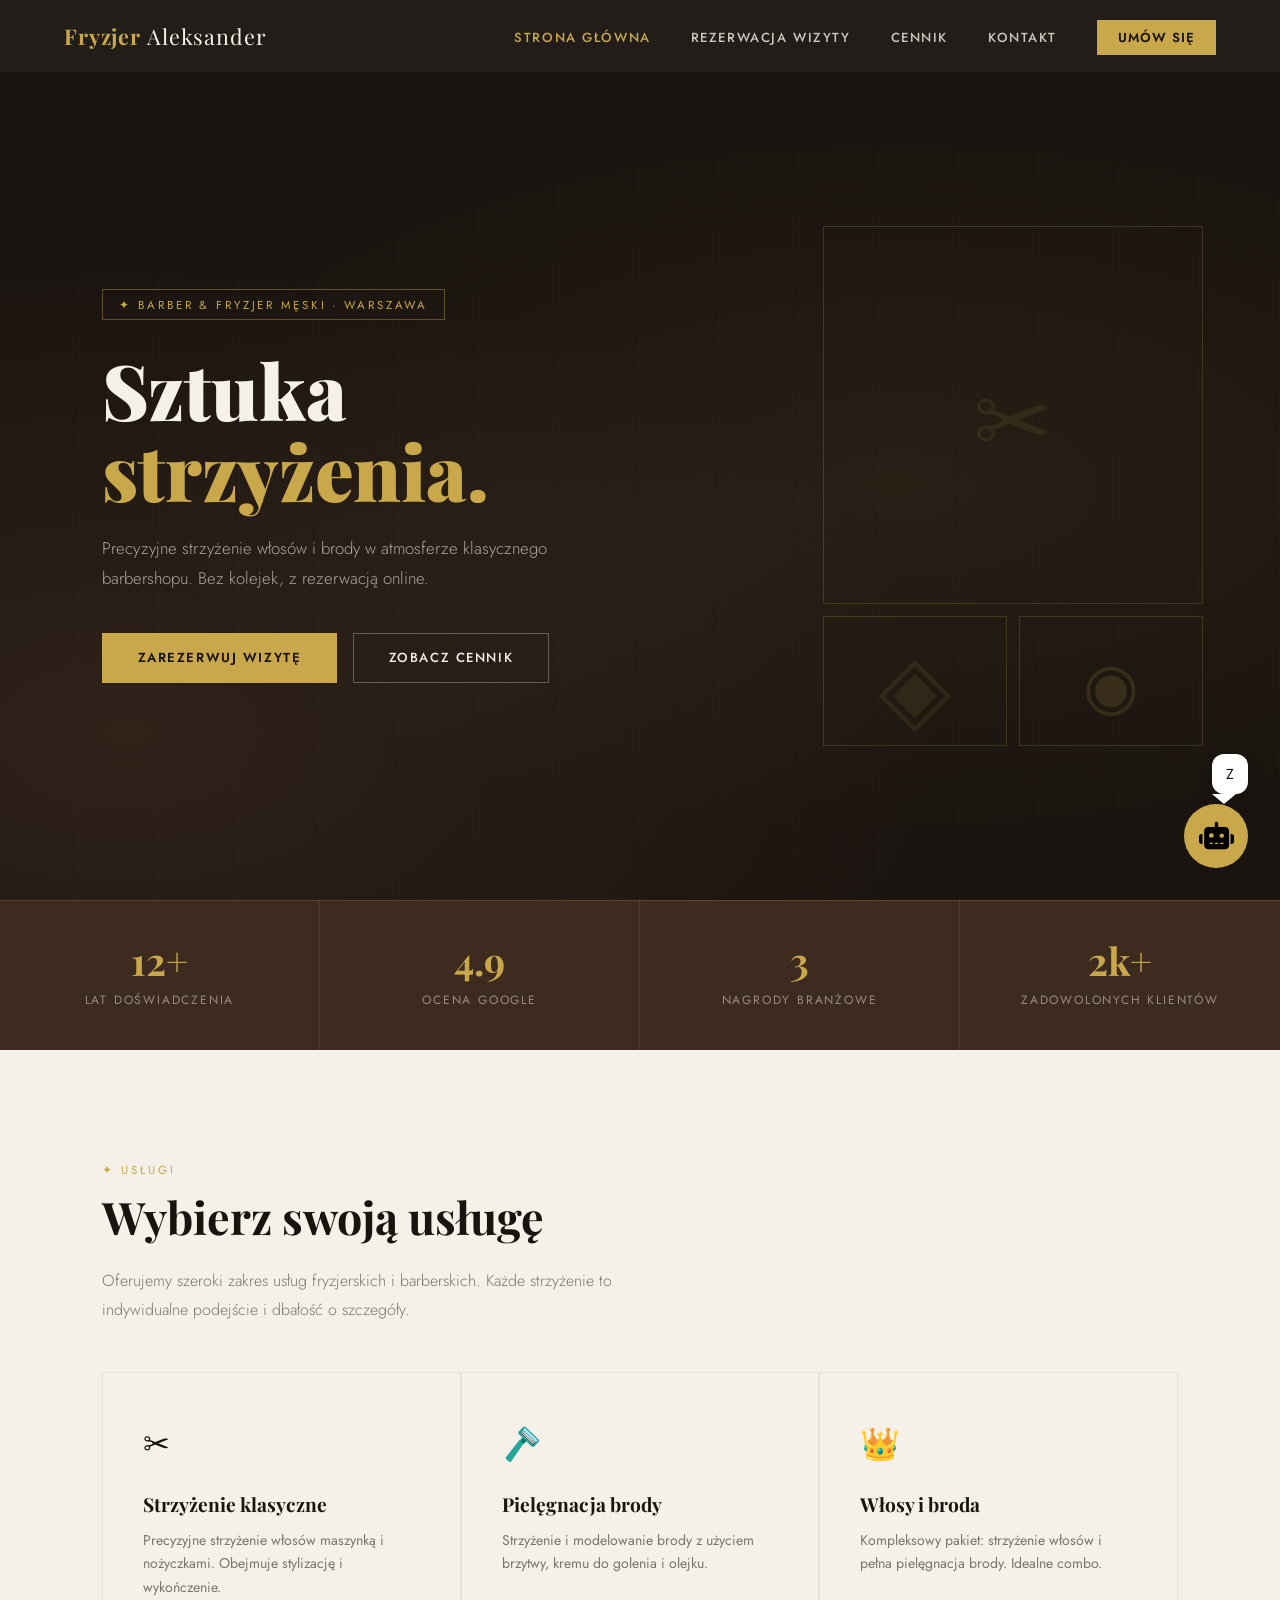
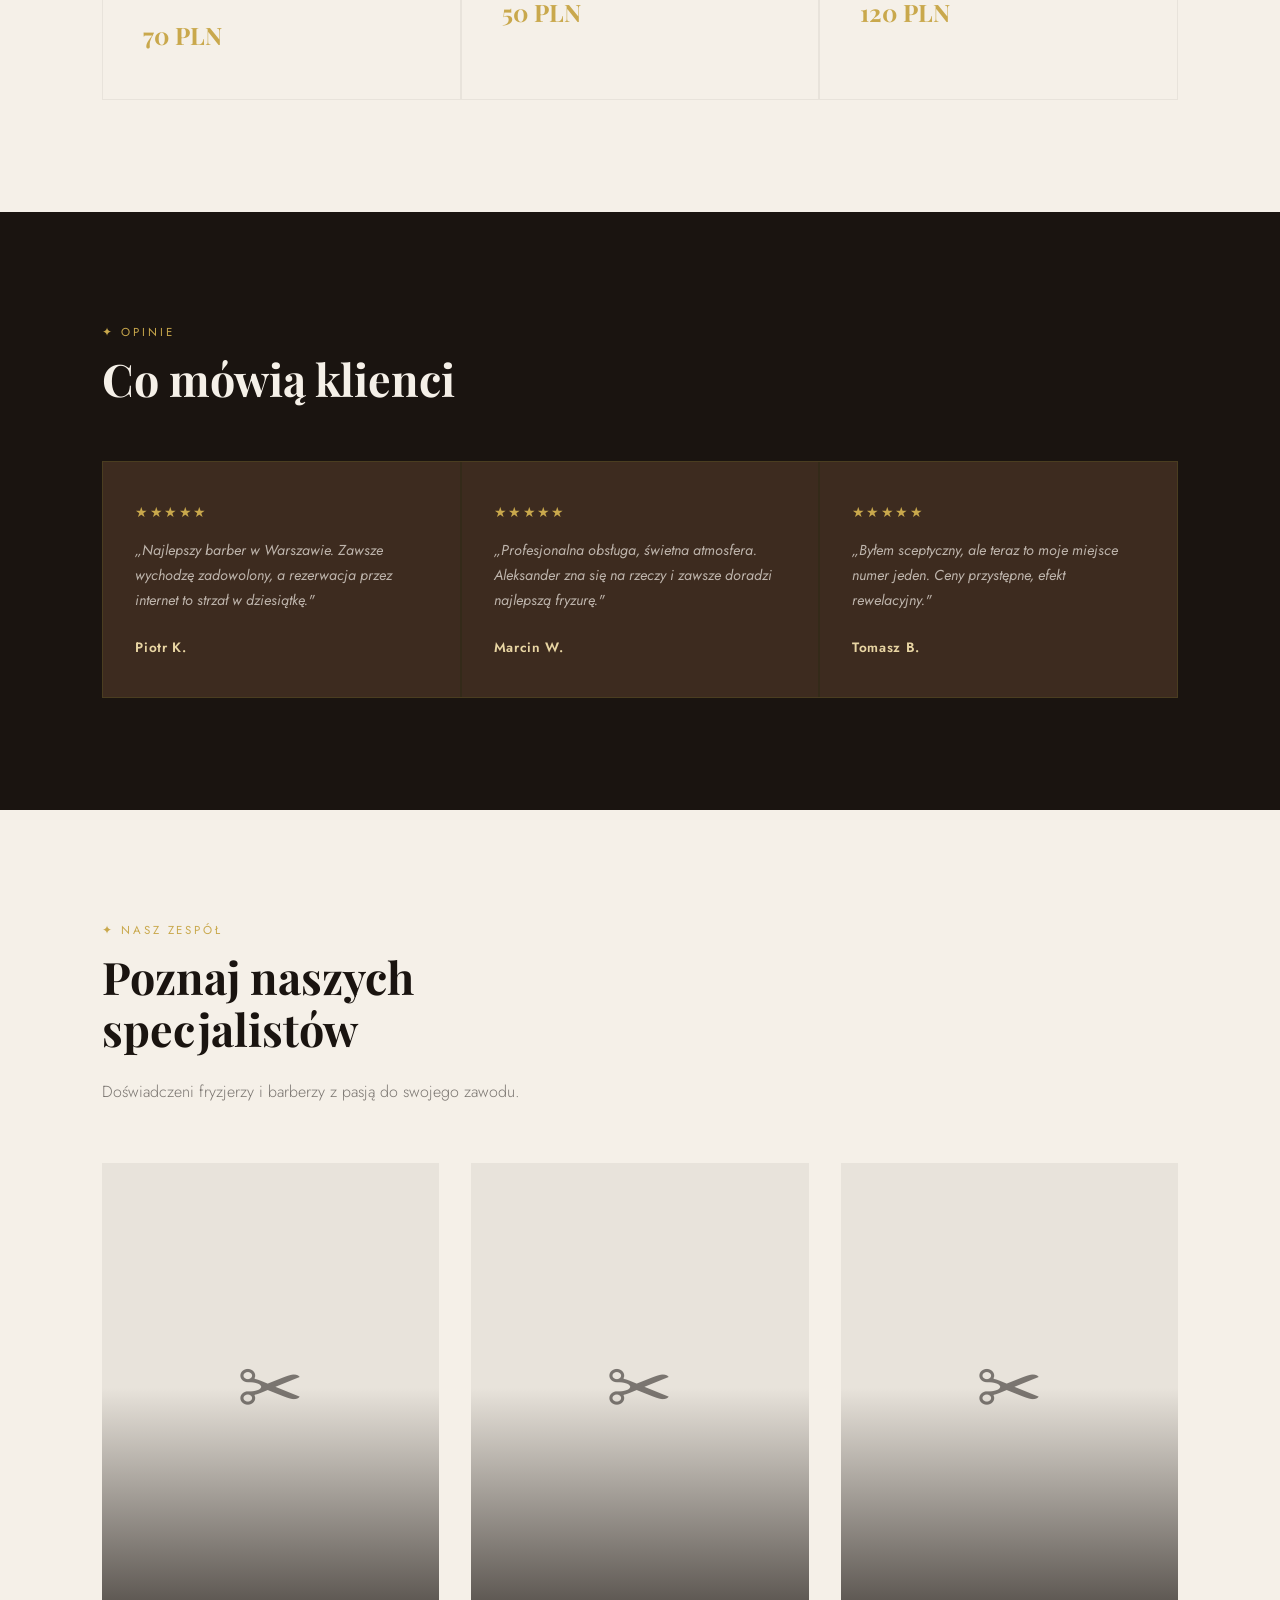
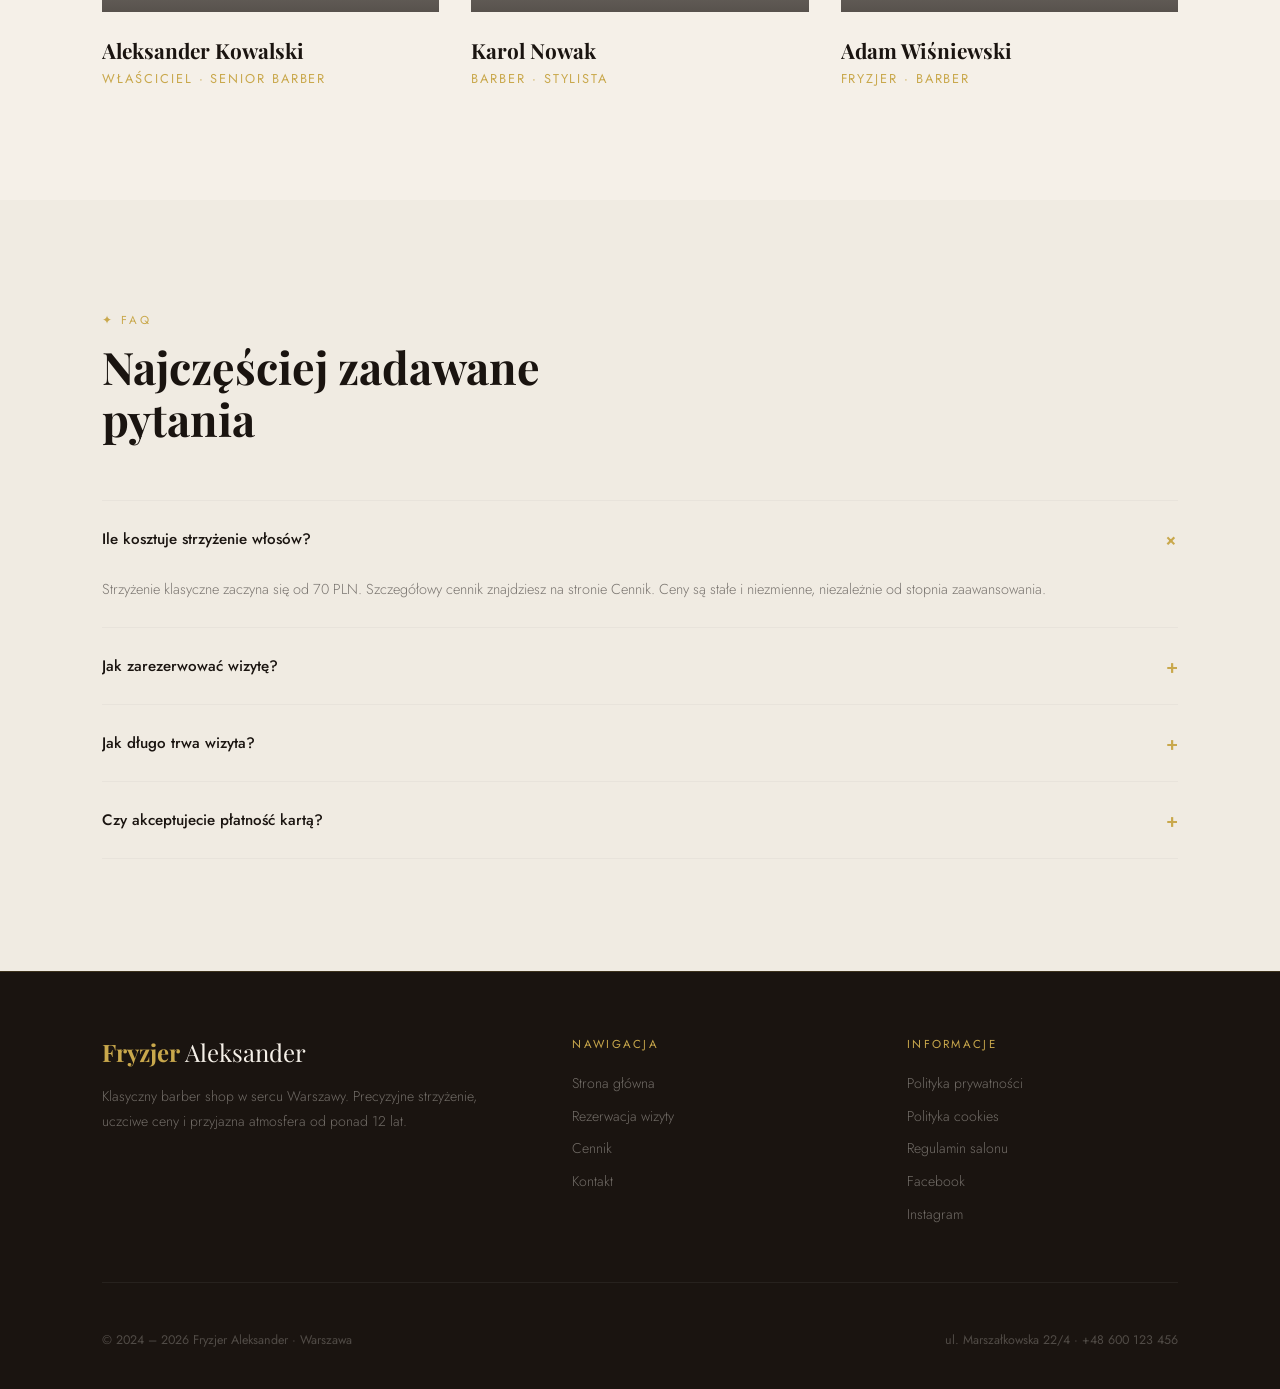
<file: frontend/index.html>
<!DOCTYPE html>
<html lang="pl">
<head>
<meta charset="UTF-8">
<meta name="viewport" content="width=device-width, initial-scale=1.0">
<title>Fryzjer Męski ALEKSANDER | Barber Warszawa</title>
<link rel="stylesheet" href="css/style.css">
<link rel="preconnect" href="https://fonts.googleapis.com">
<link href="https://fonts.googleapis.com/css2?family=Playfair+Display:wght@400;700;900&family=Jost:wght@300;400;500;600&display=swap" rel="stylesheet">
<link rel="stylesheet" href="https://cdnjs.cloudflare.com/ajax/libs/font-awesome/6.4.0/css/all.min.css">
</head>
<body>

<nav>
  <div class="nav-logo" onclick="showPage('home')">Fryzjer <span>Aleksander</span></div>
  <ul class="nav-links">
    <li><a href="#" onclick="showPage('home')" id="nav-home" class="active">Strona główna</a></li>
    <li><a href="#" onclick="showPage('rezerwacja')" id="nav-rezerwacja">Rezerwacja wizyty</a></li>
    <li><a href="#" onclick="showPage('cennik')" id="nav-cennik">Cennik</a></li>
    <li><a href="#" onclick="showPage('kontakt')" id="nav-kontakt">Kontakt</a></li>
    <li><a href="#" onclick="showPage('rezerwacja')" class="nav-cta">Umów się</a></li>
  </ul>
</nav>

<div id="page-home" class="page active">

  <section class="hero">
    <div class="hero-bg"></div>
    <div class="hero-lines"></div>
    <div class="hero-content">
      <div class="hero-tag">✦ Barber & Fryzjer Męski · Warszawa</div>
      <h1>Sztuka<em>strzyżenia.</em></h1>
      <p>Precyzyjne strzyżenie włosów i brody w atmosferze klasycznego barbershopu. Bez kolejek, z rezerwacją online.</p>
      <div class="btn-group">
        <button class="btn-gold" onclick="showPage('rezerwacja')">Zarezerwuj wizytę</button>
        <button class="btn-outline" onclick="showPage('cennik')">Zobacz cennik</button>
      </div>
    </div>
    <div class="hero-deco">
      <div class="deco-box">✂</div>
      <div class="deco-box-row">
        <div class="deco-box">◈</div>
        <div class="deco-box">◉</div>
      </div>
    </div>
  </section>

  <!-- STATS -->
  <div class="stats-strip">
    <div class="stat">
      <span class="stat-num">12+</span>
      <span class="stat-label">lat doświadczenia</span>
    </div>
    <div class="stat">
      <span class="stat-num">4.9</span>
      <span class="stat-label">ocena Google</span>
    </div>
    <div class="stat">
      <span class="stat-num">3</span>
      <span class="stat-label">nagrody branżowe</span>
    </div>
    <div class="stat">
      <span class="stat-num">2k+</span>
      <span class="stat-label">zadowolonych klientów</span>
    </div>
  </div>

  <!-- SERVICES -->
  <section class="section">
    <div class="section-tag">✦ Usługi</div>
    <h2 class="section-title">Wybierz swoją usługę</h2>
    <p class="section-lead">Oferujemy szeroki zakres usług fryzjerskich i barberskich. Każde strzyżenie to indywidualne podejście i dbałość o szczegóły.</p>

    <div class="services-grid">
      <div class="service-item">
        <div class="service-icon">✂</div>
        <div class="service-name">Strzyżenie klasyczne</div>
        <div class="service-desc">Precyzyjne strzyżenie włosów maszynką i nożyczkami. Obejmuje stylizację i wykończenie.</div>
        <div class="service-price">70 PLN</div>
      </div>
      <div class="service-item">
        <div class="service-icon">🪒</div>
        <div class="service-name">Pielęgnacja brody</div>
        <div class="service-desc">Strzyżenie i modelowanie brody z użyciem brzytwy, kremu do golenia i olejku.</div>
        <div class="service-price">50 PLN</div>
      </div>
      <div class="service-item">
        <div class="service-icon">👑</div>
        <div class="service-name">Włosy i broda</div>
        <div class="service-desc">Kompleksowy pakiet: strzyżenie włosów i pełna pielęgnacja brody. Idealne combo.</div>
        <div class="service-price">120 PLN</div>
      </div>
    </div>
  </section>

  <!-- REVIEWS -->
  <section class="reviews-section">
    <div class="section-tag" style="color: var(--gold)">✦ Opinie</div>
    <h2 class="section-title">Co mówią klienci</h2>

    <div class="reviews-grid">
      <div class="review-card">
        <div class="review-stars">★★★★★</div>
        <p class="review-text">„Najlepszy barber w Warszawie. Zawsze wychodzę zadowolony, a rezerwacja przez internet to strzał w dziesiątkę."</p>
        <div class="review-author">Piotr K.</div>
      </div>
      <div class="review-card">
        <div class="review-stars">★★★★★</div>
        <p class="review-text">„Profesjonalna obsługa, świetna atmosfera. Aleksander zna się na rzeczy i zawsze doradzi najlepszą fryzurę."</p>
        <div class="review-author">Marcin W.</div>
      </div>
      <div class="review-card">
        <div class="review-stars">★★★★★</div>
        <p class="review-text">„Byłem sceptyczny, ale teraz to moje miejsce numer jeden. Ceny przystępne, efekt rewelacyjny."</p>
        <div class="review-author">Tomasz B.</div>
      </div>
    </div>
  </section>

  <!-- TEAM -->
  <section class="section">
    <div class="section-tag">✦ Nasz Zespół</div>
    <h2 class="section-title">Poznaj naszych specjalistów</h2>
    <p class="section-lead">Doświadczeni fryzjerzy i barberzy z pasją do swojego zawodu.</p>

    <div class="team-grid">
      <div class="team-card">
        <div class="team-photo">✂</div>
        <div class="team-info">
          <div class="team-name">Aleksander Kowalski</div>
          <div class="team-role">Właściciel · Senior Barber</div>
        </div>
      </div>
      <div class="team-card">
        <div class="team-photo">✂</div>
        <div class="team-info">
          <div class="team-name">Karol Nowak</div>
          <div class="team-role">Barber · Stylista</div>
        </div>
      </div>
      <div class="team-card">
        <div class="team-photo">✂</div>
        <div class="team-info">
          <div class="team-name">Adam Wiśniewski</div>
          <div class="team-role">Fryzjer · Barber</div>
        </div>
      </div>
    </div>
  </section>

  <!-- FAQ -->
  <section class="section faq-section" style="background: #f0ebe2;">
    <div class="section-tag">✦ FAQ</div>
    <h2 class="section-title">Najczęściej zadawane pytania</h2>

    <div class="faq-list">
      <div class="faq-item open">
        <div class="faq-q" onclick="toggleFaq(this)">
          Ile kosztuje strzyżenie włosów?
          <span class="faq-arrow">+</span>
        </div>
        <div class="faq-a">Strzyżenie klasyczne zaczyna się od 70 PLN. Szczegółowy cennik znajdziesz na stronie Cennik. Ceny są stałe i niezmienne, niezależnie od stopnia zaawansowania.</div>
      </div>
      <div class="faq-item">
        <div class="faq-q" onclick="toggleFaq(this)">
          Jak zarezerwować wizytę?
          <span class="faq-arrow">+</span>
        </div>
        <div class="faq-a">Wizytę możesz zarezerwować przez formularz na stronie „Rezerwacja wizyty" lub telefonicznie pod numerem +48 600 123 456 w godzinach pracy salonu.</div>
      </div>
      <div class="faq-item">
        <div class="faq-q" onclick="toggleFaq(this)">
          Jak długo trwa wizyta?
          <span class="faq-arrow">+</span>
        </div>
        <div class="faq-a">Strzyżenie włosów trwa ok. 25 minut, pielęgnacja brody ok. 20 minut, a pakiet włosy+broda to ok. 45 minut.</div>
      </div>
      <div class="faq-item">
        <div class="faq-q" onclick="toggleFaq(this)">
          Czy akceptujecie płatność kartą?
          <span class="faq-arrow">+</span>
        </div>
        <div class="faq-a">Tak, akceptujemy płatności kartą oraz BLIK. Oczywiście płatność gotówkowa jest również możliwa.</div>
      </div>
    </div>
  </section>

</div><!-- /page-home -->


<div id="page-rezerwacja" class="page">

  <div class="booking-hero">
    <div class="section-tag">✦ Umów się</div>
    <h1>Rezerwacja wizyty</h1>
    <p>Zarezerwuj termin online i przyjdź o wyznaczonej godzinie — bez czekania, bez kolejki.</p>
  </div>

  <div class="booking-layout">
    <div class="booking-form-area">
      <div style="margin-bottom:2.5rem;">
        <div class="section-tag">✦ Formularz</div>
        <h2 class="section-title" style="font-size:1.8rem; margin-bottom:0.5rem;">Wypełnij formularz</h2>
        <p style="color:var(--gray); font-size:0.88rem; font-weight:300;">Odpiszemy lub zadzwonimy z potwierdzeniem.</p>
      </div>

      <div class="form-group">
        <label>Imię i nazwisko</label>
        <input type="text" id="input-name" placeholder="Jan Kowalski">
        <span class="error-message" id="error-name"></span>
      </div>
      <div class="form-row">
        <div class="form-group">
          <label>Telefon</label>
          <input type="tel" id="input-phone" placeholder="+48 600 000 000">
          <span class="error-message" id="error-phone"></span>
        </div>
      </div>
      <div class="form-group">
        <label>Usługa</label>
        <select id="select-service" onChange="loadFreeTerms()">
          <option value="">— Wybierz usługę —</option>
        </select>
        <span class="error-message" id="error-service"></span>
      </div>
      <div class="form-group">
        <label>Fryzjer</label>
        <select id="select-hairdresser" onChange="loadFreeTerms()">
          <option value="">— Dowolny fryzjer —</option>
        </select>
      </div>
      <div class="form-row">
        <div class="form-group">
          <label>Preferowana data</label>
          <input type="date" id="input-date" onChange="loadFreeTerms()">
          <span class="error-message" id="error-date"></span>
        </div>
        <div class="form-group">
          <label>Preferowana godzina</label>
          <select id="select-time">
            <option>08:00</option><option>08:30</option>
            <option>09:00</option><option>09:30</option>
            <option>10:00</option><option>10:30</option>
            <option>11:00</option><option>11:30</option>
            <option>12:00</option><option>12:30</option>
            <option>13:00</option><option>13:30</option>
            <option>14:00</option><option>14:30</option>
            <option>15:00</option><option>15:30</option>
            <option>16:00</option><option>16:30</option>
            <option>17:00</option><option>17:30</option>
            <option>18:00</option><option>18:30</option>
          </select>
        </div>
      </div>
      <div class="form-group">
        <label>Uwagi (opcjonalnie)</label>
        <textarea id="input-notes" placeholder="Dodatkowe informacje, np. preferowany styl..."></textarea>
      </div>
      <button class="form-submit" onclick="sendBooking()">Wyślij prośbę o rezerwację</button>
      <div id="api-error" class="error-message" style="display: none"></div>
      <div id="booking-message"></div>
    </div>

    <div class="booking-info-area">
      <div class="info-block">
        <div class="info-block-title">Dane kontaktowe</div>
        <p style="font-size:0.85rem; color:var(--gray); line-height:1.7; font-weight:300; margin-bottom:1rem;">
          Wolisz zadzwonić? Chętnie umówimy Cię telefonicznie.
        </p>
        <a href="tel:48600123456" class="phone-link">+48 600 123 456</a>
        <p style="font-size:0.82rem; color:var(--gray); font-weight:300;">ul. Marszałkowska 22/4, 00-001 Warszawa</p>
      </div>

      <div class="info-block">
        <div class="info-block-title">Godziny otwarcia</div>
        <table class="hours-table">
          <tr><td>Poniedziałek</td><td>08:00 – 20:00</td></tr>
          <tr><td>Wtorek</td><td>08:00 – 20:00</td></tr>
          <tr><td>Środa</td><td>08:00 – 20:00</td></tr>
          <tr><td>Czwartek</td><td>08:00 – 20:00</td></tr>
          <tr><td>Piątek</td><td>08:00 – 20:00</td></tr>
          <tr><td>Sobota</td><td>09:00 – 15:00</td></tr>
          <tr class="closed"><td>Niedziela</td><td>Nieczynne</td></tr>
        </table>
      </div>

      <div class="info-block">
        <div class="info-block-title">Ważne informacje</div>
        <ul style="list-style:none; font-size:0.85rem; color:var(--gray); line-height:2; font-weight:300;">
          <li>✦ Rezerwacja obowiązkowa</li>
          <li>✦ Przyjmujemy płatność kartą i BLIK</li>
          <li>✦ Proszę przyjść 5 min przed wizytą</li>
          <li>✦ Odwołanie do 2h przed terminem</li>
        </ul>
      </div>
    </div>
  </div>

</div>

<div id="page-cennik" class="page">

  <div class="price-hero">
    <div class="section-tag">✦ Cennik</div>
    <h1>Przejrzyste ceny</h1>
    <p>Stałe i uczciwe ceny za wszystkie usługi. Bez niespodzianek przy kasie.</p>
  </div>

  <div class="price-section">
    <div class="price-category">
      <div class="price-category-title">Strzyżenie włosów</div>
      <div class="price-category-divider"></div>
      <table class="price-table">
        <tr>
          <td>
            Strzyżenie klasyczne
            <span class="price-sub">Maszynką i nożyczkami · ok. 25 min</span>
          </td>
          <td>70 PLN</td>
        </tr>
      </table>
    </div>

    <div class="price-category">
      <div class="price-category-title">Pielęgnacja brody</div>
      <div class="price-category-divider"></div>
      <table class="price-table">
        <tr>
          <td>
            Strzyżenie i stylizacja brody
            <span class="price-sub">Maszynką i nożyczkami · ok. 20 min</span>
          </td>
          <td>50 PLN</td>
        </tr>
      </table>
    </div>

    <div class="price-category">
      <div class="price-category-title">Pakiet</div>
      <div class="price-category-divider"></div>
      <table class="price-table">
        <tr>
          <td>
            Włosy + Broda
            <span class="price-sub">Strzyżenie klasyczne + pielęgnacja brody · ok. 45 min</span>
          </td>
          <td>120 PLN</td>
        </tr>
      </table>
    </div>

  </div>

  <div class="price-cta">
    <h2>Gotowy na zmianę?</h2>
    <p>Zarezerwuj wizytę już teraz — bez czekania w kolejce.</p>
    <button class="btn-gold" onclick="showPage('rezerwacja')">Zarezerwuj wizytę</button>
  </div>

</div>


<div id="page-kontakt" class="page">

  <div class="contact-hero">
    <div class="section-tag">✦ Znajdź nas</div>
    <h1>Kontakt</h1>
    <p>Zapraszamy do kontaktu telefonicznego lub przez formularz. Chętnie odpowiemy na wszystkie pytania.</p>
  </div>

  <div class="contact-layout">
    <div class="contact-info-panel">

      <div class="contact-detail">
        <div class="contact-detail-label">Adres</div>
        <div class="contact-detail-value">
          <strong>ul. Marszałkowska 22/4</strong><br>
          00-001 Warszawa<br>
          <small style="color:var(--gray); font-size:0.82rem;">Wejście od ulicy Widok, II piętro</small>
        </div>
      </div>

      <div class="contact-detail">
        <div class="contact-detail-label">Telefon</div>
        <div class="contact-detail-value">
          <a href="tel:48600123456"><strong>+48 600 123 456</strong></a>
        </div>
      </div>

      <div class="contact-detail">
        <div class="contact-detail-label">E-mail</div>
        <div class="contact-detail-value">
          <a href="mailto:kontakt@fryzjeraleksander.pl">kontakt@fryzjeraleksander.pl</a>
        </div>
      </div>

      <div class="contact-detail">
        <div class="contact-detail-label">Godziny otwarcia</div>
        <div class="contact-detail-value">
          Pn – Pt: 08:00 – 20:00<br>
          Sobota: 09:00 – 15:00<br>
          <span style="color:var(--gray); font-size:0.85rem;">Niedziela: nieczynne</span>
        </div>
      </div>

      <div class="contact-detail">
        <div class="contact-detail-label">Social media</div>
        <div class="contact-detail-value">
          <a href="#">Facebook</a> &nbsp;·&nbsp; <a href="#">Instagram</a>
        </div>
      </div>

    </div>

    <div class="contact-map-panel">
      <div class="contact-map-mock">
        📍
        <span>Mapa dojazdu</span>
        <small style="font-size:0.72rem; color:#8a857d;">ul. Marszałkowska 22/4, Warszawa</small>
      </div>
    </div>
  </div>

  <div class="contact-form-section">
    <div class="section-tag">✦ Napisz do nas</div>
    <h2 class="section-title">Formularz kontaktowy</h2>
    <div style="display:grid; grid-template-columns: 1fr 1fr; gap:1rem; margin-bottom:1.8rem;">
      <div class="form-group" style="margin:0">
        <label>Imię i nazwisko</label>
        <input type="text" placeholder="Jan Kowalski">
      </div>
      <div class="form-group" style="margin:0">
        <label>Telefon / E-mail</label>
        <input type="text" placeholder="+48 600 000 000">
      </div>
    </div>
    <div class="form-group">
      <label>Temat</label>
      <input type="text" placeholder="Pytanie o cennik / Rezerwacja / Inne">
    </div>
    <div class="form-group">
      <label>Wiadomość</label>
      <textarea placeholder="Opisz, jak możemy pomóc..."></textarea>
    </div>
    <button class="btn-gold" onclick="alert('Wiadomość wysłana! Odpiszemy wkrótce.')">Wyślij wiadomość</button>
  </div>

</div><!-- /page-kontakt -->

<div class="chat-bubble">
  <span id="chat-bubble-message"></span>
</div>

<button class="chat-toggle" id="chat-toggle">
  <i class="fas fa-robot"></i>
</button>

<div id="chat-widget" class="chat-widget">
  <div class="chat-header">
      <div class="chat-header-info">
          <div class="chat-avatar">
              <i class="fas fa-robot"></i>
          </div>
          <div class="chat-title">
              <h4>Asystent recepcjonista</h4>
              <div class="chat-status">
                  <span class="status-dot online"></span>
                  <span>Online</span>
              </div>
          </div>
      </div>
      <div class="chat-header-actions">
          <button id="chat-close" class="chat-action-btn">
              <i class="fas fa-times"></i>
          </button>
      </div>
  </div>

  <div id="chat-messages" class="chat-messages">

  </div>

  <div class="chat-input-container">
      <form id="chat-form" class="chat-form">
          <input
              type="text"
              id="chat-input"
              class="chat-input"
              placeholder="Wpisz wiadomość..."
          />
          <button type="submit" class="chat-send-btn">
              <i class="fas fa-paper-plane"></i>
          </button>
      </form>
  </div>
</div>

<footer>
  <div class="footer-grid">
    <div>
      <div class="footer-brand">Fryzjer <span>Aleksander</span></div>
      <p class="footer-desc">Klasyczny barber shop w sercu Warszawy. Precyzyjne strzyżenie, uczciwe ceny i przyjazna atmosfera od ponad 12 lat.</p>
    </div>
    <div>
      <div class="footer-col-title">Nawigacja</div>
      <ul class="footer-links">
        <li><a onclick="showPage('home')">Strona główna</a></li>
        <li><a onclick="showPage('rezerwacja')">Rezerwacja wizyty</a></li>
        <li><a onclick="showPage('cennik')">Cennik</a></li>
        <li><a onclick="showPage('kontakt')">Kontakt</a></li>
      </ul>
    </div>
    <div>
      <div class="footer-col-title">Informacje</div>
      <ul class="footer-links">
        <li><a href="#">Polityka prywatności</a></li>
        <li><a href="#">Polityka cookies</a></li>
        <li><a href="#">Regulamin salonu</a></li>
        <li><a href="#">Facebook</a></li>
        <li><a href="#">Instagram</a></li>
      </ul>
    </div>
  </div>
  <div class="footer-bottom">
    <span>© 2024 – 2026 Fryzjer Aleksander · Warszawa</span>
    <span>ul. Marszałkowska 22/4 · +48 600 123 456</span>
  </div>
</footer>


<script>
  function showPage(id) {
    document.querySelectorAll('.page').forEach(p => p.classList.remove('active'));
    document.querySelectorAll('.nav-links a').forEach(a => a.classList.remove('active'));

    const page = document.getElementById('page-' + id);
    if (page) {
      page.classList.add('active');
      window.scrollTo({ top: 0, behavior: 'smooth' });
    }

    const navLink = document.getElementById('nav-' + id);
    if (navLink) navLink.classList.add('active');

    return false;
  }

  function toggleFaq(el) {
    const item = el.parentElement;
    item.classList.toggle('open');
  }
</script>
<script src="js/config.js"></script>
<script src="js/validation.js"></script>
<script src="js/booking.js"></script>
<script src="js/chatbot.js"></script>
</body>
</html>
</file>
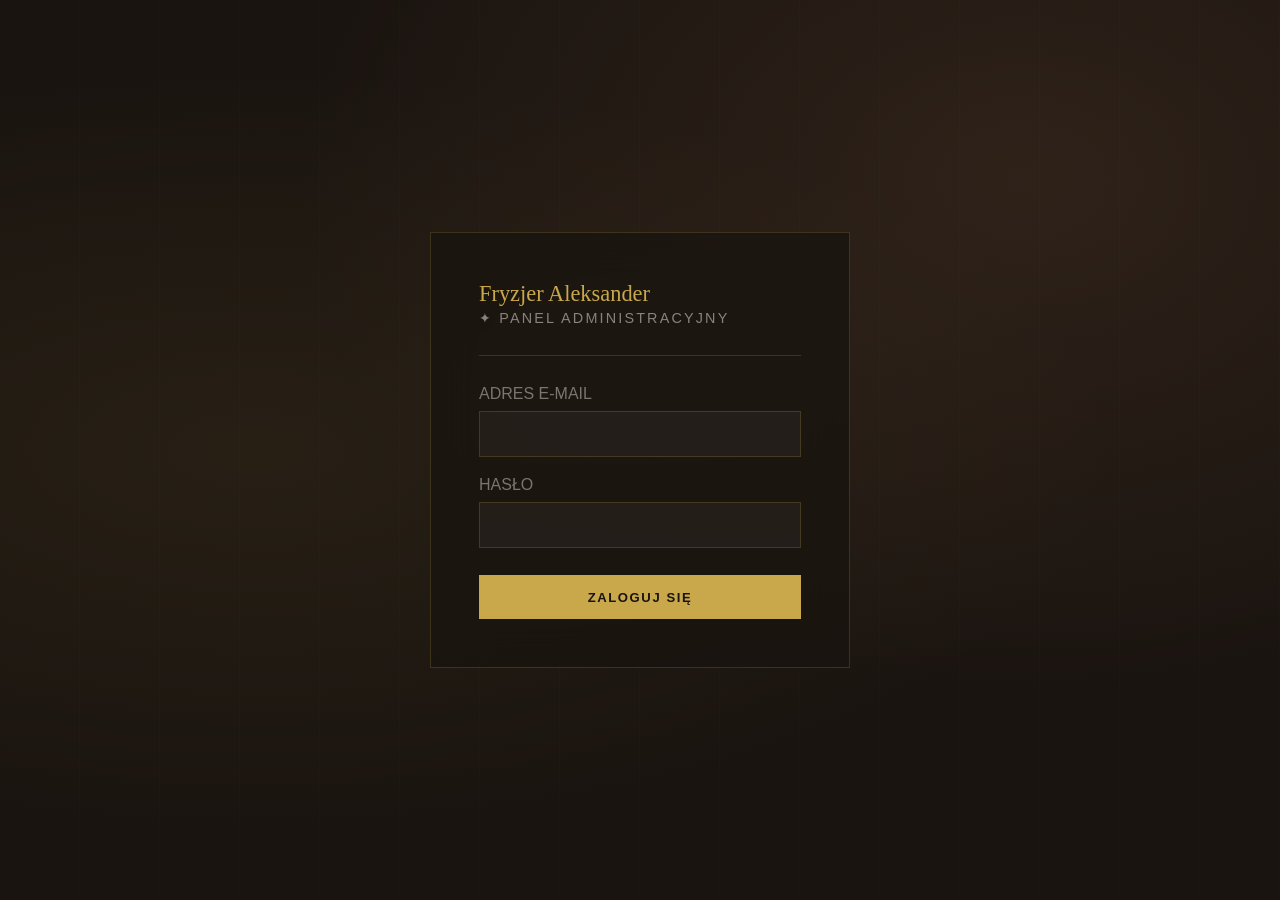
<file: frontend/admin.html>
<!DOCTYPE html>
<html lang="pl">
<head>
<meta charset="UTF-8">
<meta name="viewport" content="width=device-width, initial-scale=1.0">
<title>Panel Admina - Fryzjer Aleksander</title>
<link rel="stylesheet" href="css/admin.css">
</head>

<body>
<div id="login-page">
    <div class="lines"></div>
    <div class="login-box">
      <div class="login-logo">
        Fryzjer Aleksander
        <span>✦ Panel Administracyjny</span>
      </div>
      <div class="login-divider"></div>
      <label class="login-label">Adres e-mail</label>
      <input type="email" id="login-email" class="login-input">
      <label class="login-label">Hasło</label>
      <input type="password" id="login-password" class="login-input">
      <button class="login-btn" onClick="login()">Zaloguj się</button>
      <div class="login-error" id="login-error">Nieprawidłowy email lub hasło</div>
    </div>
</div>

<div id="dashboard">
  <aside class="sidebar">
    <div class="sidebar-brand">
      <div class="sidebar-brand-name">Fryzjer Aleksander</div>
      <div class="sidebar-brand-subname">Panel administracyjny</div>
    </div>

    <nav class="sidebar-nav">
      <div class="navigation-section-title">Główne</div>
      <div class="navigation-item active" onClick="showAdminPage('reservations')">
        <span class="navigation-icon">📋</span> Rezerwacje
      </div>
      <div class="navigation-item" onClick="showAdminPage('hairdressers')">
        <span class="navigation-icon">✂️</span> Fryzjerzy
      </div>
    </nav>

    <div class="sidebar-footer">
      <div class="admin-info">
        <div>
          <div class="admin-name" id="admin-name-display">Admin</div>
          <div class="admin-role">Administrator</div>
        </div>
      </div>
      <button class="logout-btn" onClick="handleLogout()">Wyloguj się</button>
    </div>
  </aside>

  <main class="main">
    <div class="topbar">
      <div class="topbar-title" id="topbar-title">Rezerwacje</div>
      <div class="topbar-date" id="topbar-date"></div>
    </div>

    <div class="page active" id="page-reservations">
      <div class="section-header">
        <div class="section-title">Lista rezerwacji</div>
        <div class="filters">
          <select class="filter-select" id="filter-status" onChange="filterReservations()">
            <option value="">Wszystkie statusy</option>
            <option value="scheduled">Oczekujące</option>
            <option value="confirmed">Potwierdzone</option>
            <option value="cancelled">Anulowane</option>
          </select>
        </div>
      </div>

      <div class="table-wrap">
        <table>
          <thead>
            <tr>
              <th>#</th>
              <th>Klient</th>
              <th>Telefon</th>
              <th>Fryzjer</th>
              <th>Usługa</th>
              <th>Data i godzina</th>
              <th>Uwagi</th>
              <th>Status</th>
              <th>Akcje</th>
            </tr>
          </thead>
          <tbody id="reservations-tbody">
            <tr>
              <td colspan="9">
                <div class="empty-state">
                  <div class="empty-state-icon">📋</div>
                  <div class="empty-state-text">Ładowanie rezerwacji...</div>
                </div>
              </td>
            </tr>
        </tbody>
        </table>
      </div>
    </div>

    <div class="page" id="page-hairdressers">
      <div class="section-header">
        <div class="section-title">Fryzjerzy</div>
        <button class="btn btn-gold" onClick="openAddHairdresser()">+ Dodaj fryzjera</button>
      </div>

      <div class="table-wrap">
        <table>
          <thead>
            <tr>
              <th>#</th>
              <th>Imię</th>
              <th>Specjalizacja</th>
              <th>Status</th>
              <th>Akcje</th>
            </tr>
          </thead>
          <tbody id="hairdressers-tbody">
            <tr>
              <td colspan="5">
                <div class="empty-state">
                  <div class="empty-state-icon">✂️</div>
                  <div class="empty-state-text">Ładowanie fryzjerów...</div>
                </div>
              </td>
            </tr>
          </tbody>
        </table>
      </div>
    </div>
  </main>
</div>

<div class="modal fade" id="modal-add-hairdresser" tabindex="-1">
  <div class="modal-dialog">
    <div class="modal-content">
      <div class="modal-header">
        <h5 class="modal-title">Dodaj fryzjera</h5>
        <button type="button" data-bs-dismiss="modal">x</button>
      </div>
      <div class="modal-body">
        <div class="form-group">
          <label class="form-label">Imię</label>
          <input type="text" id="new-hairdresser-name" class="form-input">
          <span class="error-message" id="add-hairdresser-name-error"></span>
        </div>
        <div class="form-group">
          <label class="form-label">Specjalizacja</label>
          <input type="text" id="new-hairdresser-specialization" class="form-input">
        </div>
      </div>
      <div class="modal-footer">
        <button class="btn btn-outline" data-bs-dismiss="modal">Anuluj</button>
        <button class="btn btn-gold" onclick="addHairdresser()">Dodaj</button>
      </div>
      <div class="error-message" id="error-add-hairdresser-general"></div>
    </div>
  </div>
</div>

<div class="modal fade" id="modal-change-status" tabindex="-1">
  <div class="modal-dialog">
    <div class="modal-content">
      <div class="modal-header">
        <h5 class="modal-title">Zmień status rezerwacji</h5>
        <button type="button" data-bs-dismiss="modal">x</button>
      </div>
      <div class="modal-body">
        <input type="hidden" id="status-booking">
        <div class="form-group">
          <label class="form-label">Nowy status</label>
          <select id="new-status" class="form-input">
            <option value="scheduled">Oczekująca</option>
            <option value="confirmed">Potwierdzona</option>
            <option value="cancelled">Anulowana</option>
          </select>
        </div>
      </div>
      <div class="modal-footer">
        <button class="btn btn-outline" data-bs-dismiss="modal">Anuluj</button>
        <button class="btn btn-gold" onclick="changeStatus()">Zapisz</button>
      </div>
    </div>
  </div>
</div>

<div class="modal fade" id="confirmation-barber-delete" tabindex="-1"> 
  <div class="modal-dialog">
    <div class="modal-content">
      <div class="modal-header">
        <button type="button" data-bs-dismiss="modal">x</button>
      </div>
      <div class="modal-body">
        <p>Czy na pewno chcesz usunąć tego fryzjera?</p>
      </div>
      <div class="modal-footer">
        <button class="btn btn-outline" data-bs-dismiss="modal">Anuluj</button>
        <button class="btn btn-danger" onclick="confirmDeleteHairdresser()">Usuń</button>
      </div>
    </div>
  </div>
</div>
<script src="js/config.js"></script>
<script src="js/validation.js"></script>
<script src="https://cdn.jsdelivr.net/npm/bootstrap@5.3.0/dist/js/bootstrap.bundle.min.js"></script>
<script src="js/admin.js"></script>
</body>
</html>
</file>
<file: frontend/css/style.css>
:root {
  --cream: #f5f0e8;
  --dark: #1a1410;
  --gold: #c9a84c;
  --gold-light: #e8d5a3;
  --bark: #3d2b1f;
  --gray: #7a7570;
  --light-gray: #e8e3db;
  --radius: 12px
}

* { margin: 0; padding: 0; box-sizing: border-box; }

body {
  font-family: 'Jost', sans-serif;
  background: var(--cream);
  color: var(--dark);
  overflow-x: hidden;
}

/* ─── NAV ─── */
nav {
  position: fixed;
  top: 0; left: 0; right: 0;
  z-index: 100;
  display: flex;
  justify-content: space-between;
  align-items: center;
  padding: 0 5vw;
  height: 72px;
  background: rgba(26, 20, 16, 0.96);
  backdrop-filter: blur(8px);
}

.nav-logo {
  font-family: 'Playfair Display', serif;
  font-size: 1.35rem;
  font-weight: 700;
  color: var(--gold);
  letter-spacing: 0.04em;
  cursor: pointer;
}
.nav-logo span { color: var(--cream); font-weight: 400; }

.nav-links {
  display: flex;
  gap: 2.5rem;
  list-style: none;
}

.nav-links a {
  color: var(--cream);
  text-decoration: none;
  font-size: 0.82rem;
  font-weight: 500;
  letter-spacing: 0.12em;
  text-transform: uppercase;
  opacity: 0.8;
  transition: opacity 0.2s, color 0.2s;
  cursor: pointer;
}

.nav-links a:hover, .nav-links a.active { opacity: 1; color: var(--gold); }

.nav-cta {
  background: var(--gold);
  color: var(--dark) !important;
  padding: 0.5rem 1.3rem;
  opacity: 1 !important;
  font-weight: 600 !important;
  letter-spacing: 0.08em !important;
  transition: background 0.2s !important;
}
.nav-cta:hover { background: var(--gold-light) !important; }

/* ─── PAGES ─── */
.page { display: none; padding-top: 72px; min-height: 100vh; }
.page.active { display: block; }

/* ─── PAGE: HOME ─── */
.hero {
  position: relative;
  min-height: calc(100vh - 72px);
  display: flex;
  align-items: center;
  overflow: hidden;
  background: var(--dark);
}

.hero-bg {
  position: absolute;
  inset: 0;
  background: 
    radial-gradient(ellipse at 70% 50%, rgba(201,168,76,0.08) 0%, transparent 60%),
    radial-gradient(ellipse at 10% 80%, rgba(61,43,31,0.6) 0%, transparent 50%);
}

.hero-lines {
  position: absolute;
  inset: 0;
  background-image: repeating-linear-gradient(
    90deg,
    transparent,
    transparent 79px,
    rgba(255,255,255,0.03) 80px
  );
}

.hero-content {
  position: relative;
  z-index: 2;
  padding: 0 8vw;
  max-width: 680px;
  animation: fadeUp 0.9s ease both;
}

.hero-tag {
  display: inline-block;
  font-size: 0.72rem;
  letter-spacing: 0.25em;
  text-transform: uppercase;
  color: var(--gold);
  border: 1px solid rgba(201,168,76,0.4);
  padding: 0.4rem 1rem;
  margin-bottom: 1.8rem;
}

.hero h1 {
  font-family: 'Playfair Display', serif;
  font-size: clamp(3rem, 6vw, 5.5rem);
  font-weight: 900;
  line-height: 1.05;
  color: var(--cream);
  margin-bottom: 1.5rem;
}

.hero h1 em { color: var(--gold); font-style: normal; display: block; }

.hero p {
  font-size: 1.05rem;
  line-height: 1.75;
  color: rgba(245,240,232,0.65);
  margin-bottom: 2.5rem;
  font-weight: 300;
  max-width: 460px;
}

.btn-group { display: flex; gap: 1rem; flex-wrap: wrap; }

.btn-gold {
  display: inline-block;
  padding: 0.9rem 2.2rem;
  background: var(--gold);
  color: var(--dark);
  font-family: 'Jost', sans-serif;
  font-size: 0.82rem;
  font-weight: 600;
  letter-spacing: 0.12em;
  text-transform: uppercase;
  border: none;
  cursor: pointer;
  transition: transform 0.2s, background 0.2s;
  text-decoration: none;
}
.btn-gold:hover { background: var(--gold-light); transform: translateY(-2px); }

.btn-outline {
  display: inline-block;
  padding: 0.9rem 2.2rem;
  background: transparent;
  color: var(--cream);
  font-family: 'Jost', sans-serif;
  font-size: 0.82rem;
  font-weight: 500;
  letter-spacing: 0.12em;
  text-transform: uppercase;
  border: 1px solid rgba(245,240,232,0.3);
  cursor: pointer;
  transition: border-color 0.2s, color 0.2s;
  text-decoration: none;
}
.btn-outline:hover { border-color: var(--gold); color: var(--gold); }

/* hero deco */
.hero-deco {
  position: absolute;
  right: 6vw;
  top: 50%;
  transform: translateY(-50%);
  width: 380px;
  height: 520px;
  display: flex;
  flex-direction: column;
  gap: 12px;
  opacity: 0.9;
  animation: fadeIn 1.2s 0.4s ease both;
}

.deco-box {
  flex: 1;
  border: 1px solid rgba(201,168,76,0.2);
  display: flex;
  align-items: center;
  justify-content: center;
  font-family: 'Playfair Display', serif;
  font-size: 4rem;
  color: rgba(201,168,76,0.15);
}

.deco-box:nth-child(1) { flex: 1.6; font-size: 6rem; color: rgba(201,168,76,0.1); }
.deco-box-row { display: flex; gap: 12px; }
.deco-box-row .deco-box { flex: 1; }

/* stats strip */
.stats-strip {
  background: var(--bark);
  display: grid;
  grid-template-columns: repeat(4, 1fr);
  border-top: 1px solid rgba(201,168,76,0.2);
}

.stat {
  padding: 2.5rem 2rem;
  border-right: 1px solid rgba(201,168,76,0.15);
  text-align: center;
}

.stat:last-child { border-right: none; }

.stat-num {
  font-family: 'Playfair Display', serif;
  font-size: 2.4rem;
  font-weight: 700;
  color: var(--gold);
  display: block;
  line-height: 1;
  margin-bottom: 0.5rem;
}

.stat-label {
  font-size: 0.75rem;
  letter-spacing: 0.15em;
  text-transform: uppercase;
  color: rgba(245,240,232,0.5);
}

/* sections */
.section {
  padding: 7rem 8vw;
}

.section-tag {
  font-size: 0.72rem;
  letter-spacing: 0.25em;
  text-transform: uppercase;
  color: var(--gold);
  margin-bottom: 0.8rem;
}

.section-title {
  font-family: 'Playfair Display', serif;
  font-size: clamp(2rem, 3.5vw, 3rem);
  font-weight: 700;
  line-height: 1.15;
  color: var(--dark);
  margin-bottom: 1.5rem;
  max-width: 550px;
}

.section-lead {
  font-size: 1rem;
  line-height: 1.8;
  color: var(--gray);
  max-width: 580px;
  font-weight: 300;
  margin-bottom: 3rem;
}

/* services home */
.services-grid {
  display: grid;
  grid-template-columns: repeat(3, 1fr);
  gap: 1.5px;
  background: var(--light-gray);
  border: 1.5px solid var(--light-gray);
}

.service-item {
  background: var(--cream);
  padding: 3rem 2.5rem;
  position: relative;
  overflow: hidden;
  transition: background 0.25s;
}

.service-item::before {
  content: '';
  position: absolute;
  top: 0; left: 0;
  width: 3px; height: 0;
  background: var(--gold);
  transition: height 0.3s;
}

.service-item:hover::before { height: 100%; }
.service-item:hover { background: #f9f5ee; }

.service-icon {
  font-size: 2rem;
  margin-bottom: 1.5rem;
}

.service-name {
  font-family: 'Playfair Display', serif;
  font-size: 1.2rem;
  font-weight: 700;
  margin-bottom: 0.7rem;
}

.service-desc {
  font-size: 0.88rem;
  color: var(--gray);
  line-height: 1.7;
  margin-bottom: 1.2rem;
}

.service-price {
  font-family: 'Playfair Display', serif;
  font-size: 1.5rem;
  font-weight: 700;
  color: var(--gold);
}

/* reviews */
.reviews-section {
  background: var(--dark);
  padding: 7rem 8vw;
}

.reviews-section .section-title { color: var(--cream); }

.reviews-grid {
  display: grid;
  grid-template-columns: repeat(3, 1fr);
  gap: 1.5px;
  background: rgba(201,168,76,0.15);
  border: 1.5px solid rgba(201,168,76,0.15);
  margin-top: 3.5rem;
}

.review-card {
  background: var(--bark);
  padding: 2.5rem 2rem;
}

.review-stars {
  color: var(--gold);
  font-size: 0.9rem;
  letter-spacing: 0.1em;
  margin-bottom: 1rem;
}

.review-text {
  font-size: 0.9rem;
  line-height: 1.75;
  color: rgba(245,240,232,0.7);
  font-style: italic;
  margin-bottom: 1.5rem;
}

.review-author {
  font-weight: 600;
  font-size: 0.85rem;
  color: var(--gold-light);
  letter-spacing: 0.05em;
}

/* team */
.team-grid {
  display: grid;
  grid-template-columns: repeat(3, 1fr);
  gap: 2rem;
  margin-top: 3.5rem;
}

.team-card {
  position: relative;
  overflow: hidden;
}

.team-photo {
  width: 100%;
  aspect-ratio: 3/4;
  background: var(--light-gray);
  display: flex;
  align-items: center;
  justify-content: center;
  font-size: 5rem;
  color: var(--gray);
  position: relative;
  overflow: hidden;
}

.team-photo::after {
  content: '';
  position: absolute;
  inset: 0;
  background: linear-gradient(to top, rgba(26,20,16,0.7) 0%, transparent 50%);
}

.team-info {
  padding: 1.5rem 0 0;
}

.team-name {
  font-family: 'Playfair Display', serif;
  font-size: 1.3rem;
  font-weight: 700;
  margin-bottom: 0.3rem;
}

.team-role {
  font-size: 0.8rem;
  letter-spacing: 0.15em;
  text-transform: uppercase;
  color: var(--gold);
}

/* faq */
.faq-section { background: var(--cream); }

.faq-list { margin-top: 3.5rem; border-top: 1px solid var(--light-gray); }

.faq-item {
  border-bottom: 1px solid var(--light-gray);
  overflow: hidden;
}

.faq-q {
  display: flex;
  justify-content: space-between;
  align-items: center;
  padding: 1.5rem 0;
  cursor: pointer;
  font-weight: 500;
  font-size: 0.95rem;
  user-select: none;
  transition: color 0.2s;
}

.faq-q:hover { color: var(--gold); }

.faq-arrow {
  font-size: 1.2rem;
  color: var(--gold);
  transition: transform 0.3s;
  flex-shrink: 0;
}

.faq-item.open .faq-arrow { transform: rotate(45deg); }

.faq-a {
  max-height: 0;
  overflow: hidden;
  transition: max-height 0.4s ease, padding 0.3s;
  font-size: 0.9rem;
  line-height: 1.8;
  color: var(--gray);
  font-weight: 300;
}

.faq-item.open .faq-a { max-height: 200px; padding-bottom: 1.5rem; }

/* ─── PAGE: REZERWACJA ─── */
.booking-hero {
  background: var(--dark);
  padding: 6rem 8vw 5rem;
  position: relative;
  overflow: hidden;
}

.booking-hero::before {
  content: 'REZERWACJA';
  position: absolute;
  right: -1rem;
  bottom: -2rem;
  font-family: 'Playfair Display', serif;
  font-size: 9rem;
  font-weight: 900;
  color: rgba(255,255,255,0.03);
  white-space: nowrap;
  pointer-events: none;
}

.booking-hero h1 {
  font-family: 'Playfair Display', serif;
  font-size: clamp(2.2rem, 4vw, 3.5rem);
  font-weight: 700;
  color: var(--cream);
  margin-bottom: 1rem;
}

.booking-hero p {
  color: rgba(245,240,232,0.6);
  font-size: 1rem;
  font-weight: 300;
  max-width: 480px;
  line-height: 1.75;
}

.booking-layout {
  display: grid;
  grid-template-columns: 1fr 1fr;
  gap: 0;
  min-height: 70vh;
}

.booking-form-area {
  padding: 5rem 6vw 5rem 8vw;
  background: var(--cream);
}

.error-message {
  color: red !important;
  font-size: 0.8rem;
  display: none;
  margin-top: 2px;
}

.error-message.visible {
  display: block;
}

.booking-info-area {
  padding: 5rem 8vw 5rem 4vw;
  background: var(--light-gray);
  border-left: 1.5px solid #ddd8cf;
}

.form-group {
  margin-bottom: 1.8rem;
}

.form-group label {
  display: block;
  font-size: 0.75rem;
  letter-spacing: 0.15em;
  text-transform: uppercase;
  color: var(--gray);
  margin-bottom: 0.6rem;
  font-weight: 500;
}

.form-group input,
.form-group select,
.form-group textarea {
  width: 100%;
  padding: 0.85rem 1rem;
  background: transparent;
  border: 1px solid #ccc5b9;
  color: var(--dark);
  font-family: 'Jost', sans-serif;
  font-size: 0.95rem;
  font-weight: 300;
  outline: none;
  transition: border-color 0.2s;
  -webkit-appearance: none;
}

.form-group input:focus,
.form-group select:focus,
.form-group textarea:focus {
  border-color: var(--gold);
}

.form-group textarea { resize: vertical; min-height: 120px; }

.form-row { display: grid; grid-template-columns: 1fr 1fr; gap: 1rem; }

.form-submit {
  width: 100%;
  padding: 1rem;
  background: var(--dark);
  color: var(--gold);
  font-family: 'Jost', sans-serif;
  font-size: 0.82rem;
  font-weight: 600;
  letter-spacing: 0.15em;
  text-transform: uppercase;
  border: none;
  cursor: pointer;
  transition: background 0.2s;
}

.form-submit:hover { background: var(--bark); }

#booking-message {
  padding: 1rem 1.2rem;
  font-size: 0.88rem;
  margin-top: 1rem;
  display: none;
  border-radius: 4px;
}

#booking-message.success {
  color: #2d6a4f;
  border: 1px solid rgba(76, 175, 125, 0.4);
  background: rgba(76, 175, 125, 0.08)
}

#booking-message.success::before {
  content: "✓ ";
  font-weight: 700
}

#booking-message.error::before {
  content: "✕ ";
  font-weight: 700;
}

.info-block { margin-bottom: 3rem; }

.info-block-title {
  font-family: 'Playfair Display', serif;
  font-size: 1.1rem;
  font-weight: 700;
  color: var(--dark);
  margin-bottom: 1.2rem;
  padding-bottom: 0.8rem;
  border-bottom: 1px solid var(--light-gray);
}

.hours-table { width: 100%; border-collapse: collapse; }

.hours-table tr td {
  padding: 0.55rem 0;
  font-size: 0.88rem;
  color: var(--gray);
  font-weight: 300;
  border-bottom: 1px solid rgba(0,0,0,0.05);
}

.hours-table tr td:last-child { text-align: right; font-weight: 500; color: var(--dark); }

.hours-table tr.closed td { color: rgba(122,117,112,0.5); }
.hours-table tr.closed td:last-child { color: rgba(122,117,112,0.5); }

/* phone link */
.phone-link {
  font-family: 'Playfair Display', serif;
  font-size: 1.4rem;
  color: var(--gold);
  font-weight: 700;
  text-decoration: none;
  display: block;
  margin-bottom: 0.5rem;
}

/* ─── PAGE: CENNIK ─── */
.price-hero {
  background: var(--dark);
  padding: 6rem 8vw 5rem;
  position: relative;
  overflow: hidden;
}

.price-hero::before {
  content: 'CENNIK';
  position: absolute;
  right: -1rem;
  bottom: -2rem;
  font-family: 'Playfair Display', serif;
  font-size: 10rem;
  font-weight: 900;
  color: rgba(255,255,255,0.03);
  pointer-events: none;
}

.price-hero h1 {
  font-family: 'Playfair Display', serif;
  font-size: clamp(2.2rem, 4vw, 3.5rem);
  font-weight: 700;
  color: var(--cream);
  margin-bottom: 1rem;
}

.price-hero p {
  color: rgba(245,240,232,0.6);
  font-size: 1rem;
  font-weight: 300;
  line-height: 1.75;
}

.price-section { padding: 6rem 8vw; }

.price-category { margin-bottom: 4rem; }

.price-category-title {
  font-family: 'Playfair Display', serif;
  font-size: 1.5rem;
  font-weight: 700;
  color: var(--dark);
  margin-bottom: 0.5rem;
}

.price-category-divider {
  height: 2px;
  background: linear-gradient(to right, var(--gold), transparent);
  margin-bottom: 1.5rem;
  width: 100px;
}

.price-table { width: 100%; border-collapse: collapse; }

.price-table tr {
  border-bottom: 1px solid var(--light-gray);
  transition: background 0.15s;
}

.price-table tr:last-child { border-bottom: 2px solid var(--gold); }
.price-table tr:hover { background: #f0ebe2; }

.price-table td {
  padding: 1.1rem 0;
  font-size: 0.95rem;
  color: var(--dark);
  vertical-align: middle;
}

.price-table td:last-child {
  text-align: right;
  font-family: 'Playfair Display', serif;
  font-size: 1.2rem;
  font-weight: 700;
  color: var(--gold);
}

.price-table .price-sub {
  font-size: 0.8rem;
  color: var(--gray);
  display: block;
  font-family: 'Jost', sans-serif;
  font-weight: 300;
}

.price-cta {
  background: var(--bark);
  padding: 6rem 8vw;
  text-align: center;
}

.price-cta h2 {
  font-family: 'Playfair Display', serif;
  font-size: 2.5rem;
  font-weight: 700;
  color: var(--cream);
  margin-bottom: 1rem;
}

.price-cta p {
  color: rgba(245,240,232,0.55);
  margin-bottom: 2.5rem;
  font-weight: 300;
  font-size: 1rem;
}

/* ─── PAGE: KONTAKT ─── */
.contact-hero {
  background: var(--dark);
  padding: 6rem 8vw 5rem;
  position: relative;
  overflow: hidden;
}

.contact-hero::before {
  content: 'KONTAKT';
  position: absolute;
  right: -1rem;
  bottom: -2rem;
  font-family: 'Playfair Display', serif;
  font-size: 10rem;
  font-weight: 900;
  color: rgba(255,255,255,0.03);
  pointer-events: none;
}

.contact-hero h1 {
  font-family: 'Playfair Display', serif;
  font-size: clamp(2.2rem, 4vw, 3.5rem);
  font-weight: 700;
  color: var(--cream);
  margin-bottom: 1rem;
}

.contact-hero p {
  color: rgba(245,240,232,0.6);
  font-size: 1rem;
  font-weight: 300;
  line-height: 1.75;
}

.contact-layout {
  display: grid;
  grid-template-columns: 1fr 1.4fr;
  gap: 0;
}

.contact-info-panel {
  padding: 5rem 5vw 5rem 8vw;
  background: var(--cream);
}

.contact-map-panel {
  background: var(--light-gray);
}

.contact-map-mock {
  width: 100%;
  height: 100%;
  min-height: 500px;
  background: #d8d3c9;
  display: flex;
  align-items: center;
  justify-content: center;
  flex-direction: column;
  gap: 1rem;
  color: var(--gray);
  font-size: 2.5rem;
}

.contact-map-mock span {
  font-size: 0.85rem;
  letter-spacing: 0.1em;
  text-transform: uppercase;
  font-family: 'Jost', sans-serif;
}

.contact-detail {
  margin-bottom: 2.8rem;
}

.contact-detail-label {
  font-size: 0.72rem;
  letter-spacing: 0.2em;
  text-transform: uppercase;
  color: var(--gold);
  margin-bottom: 0.6rem;
}

.contact-detail-value {
  font-size: 1rem;
  color: var(--dark);
  line-height: 1.6;
  font-weight: 300;
}

.contact-detail-value strong { font-weight: 600; }

.contact-detail-value a {
  color: var(--dark);
  text-decoration: none;
  border-bottom: 1px solid var(--gold);
  transition: color 0.2s;
}

.contact-detail-value a:hover { color: var(--gold); }

.contact-form-section { padding: 6rem 8vw; background: var(--cream); }

.contact-form-section .section-title { margin-bottom: 2.5rem; }

/* ─── CHATBOT ─── */
.chat-toggle {
  position: fixed;
  z-index: 1000;
  border: none;
  background: var(--gold);
  display: flex;
  align-items: center;
  justify-content: center;
  bottom: 2rem;
  width: 64px;
  height: 64px;
  border-radius: 50%;
  transition: background 1s;
  right: 2rem
}
.chat-toggle:hover {
  background: var(--gold-light);
  cursor: pointer;
}

button i {
  font-size: 1.75rem;
}

.chat-toggle.hidden {
  display: none;
} 

.chat-widget {
  position: fixed;
  z-index: 1001;
  bottom: 2rem;
  right: 2rem;
  opacity: 0;
  width: 400px;
  max-width: calc(100vw - 2rem);
  height: 600px;
  max-height: calc(100vh - 100px);
  background: white;
  transform: scale(0) translateY(10px);
  transition: all 1s;
  display: flex;
  flex-direction: column;
  border-radius: 15px;
}
.chat-widget.open {
  transform: scale(1) translateY(0);
  opacity: 1;
}

.chat-header {
  background: linear-gradient(135deg, var(--gold) 0%, var(--gold-light) 100%);
  padding: 1rem;
  display: flex;
  justify-content: space-between;
  align-items: center;
  border-top-right-radius: var(--radius);
  border-top-left-radius: var(--radius);
}

.chat-header-info {
  display: flex;
  align-items: center;
  gap: 0.75rem
}

.chat-avatar {
  width: 44px;
  height: 44px;
  background: var(--cream);
  border-radius: 50%;
  display: flex;
  align-items: center;
  justify-content: center;
  font-size: 1.25rem;
}

.chat-status {
  font-size: 0.8rem;
  opacity: 0.9;
  display: flex;
  align-items: center;
  gap: 0.5rem;
}

.status-dot {
  width: 8px;
  height: 8px;
  border-radius: 50%
}

.status-dot.online {
  background: #22c55e;
  animation: blink 2s infinite
}

.chat-header-actions {
  display: flex;
  gap: 0.5rem
}

.chat-action-btn {
  width: 36px;
  height: 36px;
  background: rgba(255, 255, 255, 0.1);
  border: none;
  border-radius: var(--radius);
  color: white;
  cursor: pointer;
  transition: all 0.3s ease;
  display: flex;
  align-items: center;
  justify-content: center;
}

.chat-action-btn:hover {
  background: rgba(255, 255, 255, 0.2)
}

.chat-messages {
  flex: 1;
  overflow-y: auto;
  padding: 1rem;
  display: flex;
  flex-direction: column;
  gap: 1rem;
  background: #f8fafc
}

.message {
  max-width: 85%;
  animation: messageSlide 0.3s ease;
}

.message.user-message {
  align-self: flex-end
}

.message.assistant-message {
  align-self: flex-start
}

.message-content {
  padding: 0.75rem 1rem;
  border-radius: var(--radius);
  font-size: 0.95rem;
  line-height: 1.5
}

.user-message .message-content {
  background: linear-gradient(135deg, var(--gold) 0%, var(--gold-light) 100%);
  border-bottom-right-radius: 4px;
}

.assistant-message .message-content {
  background: white;
  border-bottom-left-radius: 4px;
  box-shadow: 0 4px 6px -1px rgba(0, 0, 0, 0.1);
}

.chat-input-container {
  padding: 1rem;
  background: white;
  border-top: 1px solid #e2e8f0
}

.chat-form {
  display: flex;
  gap: 0.75rem
}

.chat-input {
  flex: 1;
  padding: 0.75rem 1rem;
  border: 2px solid #e2e8f0;
  border-radius: var(--radius);
  font-size: 1rem;
  transition: all 0.3s ease;
  font-family: inherit
}

.typing-indicator {
  display: flex;
  gap: 0.25rem;
  padding: 1 rem;
  background: white;
  border-radius: var(--radius);
  border-bottom-left-radius: 4px;
  box-shadow: 0 4px 6px -1px rgba(0, 0, 0, 0.1);
  width: fit-content
}

.typing-indicator span {
  width: 8px;
  height: 8px;
  background: #64748b;
  border-radius: 50%;
  animation: typing 1.4s infinite;
}

.chat-input:focus {
  outline: none;
  border-color: var(--gold);
}

.chat-send-btn {
  width: 44px;
  height: 44px;
  background: linear-gradient(135deg, var(--gold) 0%, var(--gold-light) 100%);
  border: none;
  border-radius: var(--radius);
  font-size: 1.1rem;
  cursor: pointer;
  transition: all 0.3s ease;
  display: flex;
  align-items: center;
  justify-content: center;
}

.chat-send-btn:hover:not(:disabled) {
  transform: scale(1.05);
}

.chat-send-btn:disabled {
  opacity: 0.5;
  cursor: not-allowed;
}

.chat-bubble {
  position: fixed;
  bottom: 106px;
  right: 2rem;
  background: white;
  padding: 10px 14px;
  border-radius: 12px;
  font-size: 0.9rem;
  box-shadow: 0 6px 15px rgba(0, 0, 0, 0.15);
  z-index: 1000;
  max-width: 200px;
  display: none
}

.chat-bubble::after {
  content: "";
  position: fixed;
  bottom: 96px;
  right: 44px; 
  width: 0;
  height: 0;
  border-left: 12px solid transparent;
  border-right: 12px solid transparent;
  border-top: 10px solid white
}

/* ─── FOOTER ─── */
footer {
  background: var(--dark);
  padding: 4rem 8vw 2.5rem;
  border-top: 1px solid rgba(201,168,76,0.2);
}

.footer-grid {
  display: grid;
  grid-template-columns: 1.5fr 1fr 1fr;
  gap: 4rem;
  margin-bottom: 3rem;
  padding-bottom: 3rem;
  border-bottom: 1px solid rgba(255,255,255,0.06);
}

.footer-brand {
  font-family: 'Playfair Display', serif;
  font-size: 1.5rem;
  font-weight: 700;
  color: var(--gold);
  margin-bottom: 1rem;
}

.footer-brand span { color: var(--cream); font-weight: 400; }

.footer-desc {
  font-size: 0.88rem;
  color: rgba(245,240,232,0.4);
  line-height: 1.75;
  font-weight: 300;
}

.footer-col-title {
  font-size: 0.72rem;
  letter-spacing: 0.2em;
  text-transform: uppercase;
  color: var(--gold);
  margin-bottom: 1.2rem;
}

.footer-links { list-style: none; }

.footer-links li { margin-bottom: 0.6rem; }

.footer-links a {
  color: rgba(245,240,232,0.4);
  text-decoration: none;
  font-size: 0.88rem;
  font-weight: 300;
  transition: color 0.2s;
  cursor: pointer;
}

.footer-links a:hover { color: var(--gold); }

.footer-bottom {
  display: flex;
  justify-content: space-between;
  align-items: center;
  font-size: 0.78rem;
  color: rgba(245,240,232,0.25);
}

/* ─── ANIMATIONS ─── */
@keyframes fadeUp {
  from { opacity: 0; transform: translateY(24px); }
  to { opacity: 1; transform: translateY(0); }
}

@keyframes fadeIn {
  from { opacity: 0; }
  to { opacity: 1; }
}

@keyframes blink {
  0%, 100% {opacity: 1;}
  50% {opacity: 0,5}
}

@keyframes messageSlide {
  from {
    opacity: 0;
    transform: translateY(10px)
  }
  to {
    opacity: 1;
    transform: translateY(0)
  }
}

@keyframes typing {
  0%, 100% {transform: translateY(0); opacity: 0.4}
  50% {transform: translateY(-4px); opacity: 1}
}


/* ─── RESPONSIVE ─── */
@media (max-width: 900px) {
  .nav-links { gap: 1.2rem; }
  .services-grid { grid-template-columns: 1fr; }
  .reviews-grid { grid-template-columns: 1fr; }
  .team-grid { grid-template-columns: 1fr 1fr; }
  .stats-strip { grid-template-columns: 1fr 1fr; }
  .booking-layout { grid-template-columns: 1fr; }
  .contact-layout { grid-template-columns: 1fr; }
  .footer-grid { grid-template-columns: 1fr; gap: 2rem; }
  .hero-deco { display: none; }
  .form-row { grid-template-columns: 1fr; }
  .booking-form-area, .booking-info-area { padding: 3rem 8vw; }
  .contact-info-panel { padding: 3rem 8vw; }
}

@media (max-width: 600px) {
  nav { padding: 0 5vw; }
  .nav-links { display: none; }
  .team-grid { grid-template-columns: 1fr; }
  .hero-content { padding: 0 5vw; }
  .section, .price-section, .contact-form-section { padding: 4rem 5vw; }
  .booking-hero, .price-hero, .contact-hero { padding: 4rem 5vw 3rem; }
  .footer-grid { padding: 0; }
}

/* page-specific overrides for info-block inside booking */
.booking-info-area .info-block-title {
  border-bottom: 1px solid #d0cac1;
}
</file>
<file: frontend/css/admin.css>
:root {
    --dark: #1a1410;
    --gold: #c9a84c;
    --gray: #7a7570;
    --cream: #f5f0e8;
    --gold-light: #e8d5a3;
    --danger: #c94c4c;
    --sidebar-width: 260px;
    --light-gray: #e8e3db;
    --warning: #e8a84c;
}

* {
    margin: 0;
    padding: 0;
    box-sizing: border-box
}

body {
    font-family: 'Jost', sans-serif;
    background: #f0ebe0;
    color: var(--dark);
    min-height: 100vh;
    display: flex
}

#login-page {
    width: 100%;
    min-height: 100vh;
    display: flex;
    align-items: center;
    justify-content: center;
    background: var(--dark);
    position: relative;
    overflow: hidden
}

#login-page::before { 
    content: '';
    position: absolute;
    inset: 0;
    background: 
        radial-gradient(ellipse at 20% 50%, rgba(201, 168, 76, 0.08) 0%, transparent 60%),
        radial-gradient(ellipse at 80% 20%, rgba(61, 43, 31, 0.6) 0%, transparent 50%)
}

#login-page .lines {
    position: absolute;
    inset: 0;
    background-image: repeating-linear-gradient(
        90deg, transparent, transparent 79px,
        rgba(255,255,255,0.02) 80px
    )
}

.login-box {
    position: relative;
    z-index: 2;
    width: 420px;
    padding: 3rem;
    border: 1px solid rgba(201, 168, 76, 0.2);
    background: rgba(26, 20, 16, 0.8);
    backdrop-filter: blur(20px);
    animation: fadeUp 0.6s ease both;
}

@keyframes fadeUp {
    from { opacity: 0; transform: translateY(16px); }
    to { opacity: 1; transform: translateY(0); }
}

.login-logo {
    font-family: 'Playfair-Display', serif;
    font-size: 1.4rem;
    color: var(--gold);
    margin-bottom: 0.3rem
}

.login-logo span {
    color: rgba(245,240,232,0.5);
    font-weight: 400;
    font-size: 0.9rem;
    display: block;
    margin-top: 0.2rem;
    font-family: 'Jost', sans-serif;
    letter-spacing: 0.15em;
    text-transform: uppercase;
}

.login-divider {
    height: 1px;
    background: rgba(201,168,76,0.2);
    margin: 1.8rem 0;
}

.login-label {
    font-size: 0.72 rem;
    letter-spacing: 0.2 rem;
    text-transform: uppercase;
    color: var(--gray);
    margin-bottom: 0.5rem;
    display: block
}

.login-input {
    width: 100%;
    padding: 0.85rem 1rem;
    background: rgba(255, 255, 255, 0.04);
    border: 1px solid rgba(201, 168, 76, 0.2);
    color: var(--cream);
    font-family: 'Jost', sans-serif;
    font-size: 0.95rem;
    margin-bottom: 1.2rem;
    transition: border-color 0.2s;
    outline: none
}

.login-input:focus {border-color: var(--gold)}

.login-btn {
    width: 100%;
    padding: 0.9rem;
    background: var(--gold);
    color: var(--dark);
    border: none;
    font-family: 'Jost', sans-serif;
    font-size: 0.82rem;
    font-weight: 600;
    letter-spacing: 0.12em;
    text-transform: uppercase;
    cursor: pointer;
    transition: background 0.2s;
    margin-top: 0.5rem
}

.login-btn:hover {
    background: var(--gold-light)
}

.login-error {
    color: var(--danger);
    font-size: 0.82rem;
    margin-top: 0.8rem;
    display: none
}

#dashboard {display: none; width: 100%}

.sidebar {
    width: var(--sidebar-width);
    min-height: 100vh;
    background: var(--dark);
    display: flex;
    flex-direction: column;
    position: fixed;
    top: 0;
    left: 0;
    z-index: 10;
    border-right: 1px solid rgba(201, 168, 76, 0.1)
}

.sidebar-brand {
    padding: 1.8rem 1.5rem;
    border-bottom: 1px solid rgba(201, 168, 76, 0.1)
}

.sidebar-brand-name {
    font-family: 'Playfair Display', serif;
    font-size: 1.1rem;
    color: var(--gold);
}

.sidebar-brand-subname {
    font-size: 0.68rem;
    letter-spacing: 0.18em;
    text-transform: uppercase;
    color: #f0ebe0;
    margin-top: 0.2rem
}

.sidebar-nav {
    padding: 1.5rem 0;
    flex: 1
}

.navigation-section-title {
    font-size: 0.62rem;
    letter-spacing: 0.2em;
    text-transform: uppercase;
    color: rgba(245, 240, 232, 0.25);
    padding: 0 1.5rem;
    margin-bottom: 0.5rem;
    margin-top: 1rem
}

.navigation-item {
    display: flex;
    align-items: center;
    gap: 0.8rem;
    padding: 0.7rem 1.5rem;
    color: rgba(245, 240, 232, 0.5);
    font-size: 0.87rem;
    cursor: pointer;
    transition: all 0.2s;
    border-left: 2px solid transparent;
}

.navigation-item:hover { color: var(--cream); background: rgba(255,255,255,0.03); }
.navigation-item.active {
    color: var(--gold);
    border-left-color: var(--gold);
    background: rgba(201, 168, 76, 0.05);
}
.navigation-icon {
    font-size: 1rem;
    width: 20px;
    text-align: center
}

.sidebar-footer {
    padding: 1.5rem;
    border-top: 1px solid rgba(201, 168, 76, 0.1);
    margin-top: auto;
}

.admin-info {
    display: flex;
    align-items: center;
    gap: 0.8rem;
    margin-bottom: 1rem;
}

.admin-name {
    font-size: 0.82rem; color: var(--cream); font-weight: 500
}
.admin-role {
    font-size: 0.68rem; color: var(--gray); letter-spacing: 0.1em; text-transform: uppercase;
}

.logout-btn {
    width: 100%;
    padding: 0.6rem;
    background: transparent;
    border: 1px solid rgba(201, 168, 76, 0.2);
    color: rgba(245, 240, 232, 0.4);
    font-family: 'Jost', sans-serif;
    font-size: 0.75rem;
    letter-spacing: 0.1em;
    text-transform: uppercase;
    cursor: pointer;
    transition: all 0.2s;
}

.logout-btn:hover {
    border-color: var(--danger);
    color: var(--danger)
}

.main {
    margin-left: var(--sidebar-width);
    flex: 1;
    min-height: 100vh;
    display: flex;
    flex-direction: column;
}

.topbar {
    height: 64px;
    background: white;
    border-bottom: 1px solid var(--light-gray);
    display: flex;
    align-items: center;
    justify-content: space-between;
    padding: 0 2rem;
    position: sticky;
    top: 0;
    z-index: 5;
}

.topbar-title {
    font-family: 'Playfair Display', serif;
    font-size: 1.2rem;
    color: var(--dark);
}

.topbar-date {
    font-size: 0.78rem;
    color: var(--gray);
    font-family: 'DM Mono', monospace;
}

.page {display: none; padding: 2rem; animation: fadeIn 0.3s ease;}
.page.active {display: block;}

@keyframes fadeIn {
    from {opacity: 0};
    to {opacity: 1}
}

.section-header {
    display: flex;
    align-items: center;
    justify-content: space-between;
    margin-bottom: 1.2rem;
}

.section-title {
    font-family: 'Playfair Display', serif;
    font-size: 1.1rem;
    color: var(--dark)
}

.table-wrap {
    background: white;
    border: 1px solid var(--light-gray);
    overflow: hidden;
}

.table-wrap table {width: 100%; border-collapse: collapse;}

.table-wrap thead {
    background: #faf8f4;
    border-bottom: 1px solid var(--light-gray) !important;
}

.table-wrap th {
    padding: 0.9rem 1.2rem;
    text-align: left;
    font-size: 0.68rem;
    letter-spacing: 0.15em;
    text-transform: uppercase;
    color: var(--gray);
    font-weight: 500;
}

.table-wrap td {
    padding: 0.9rem 1.2rem;
    font-size: 0.87rem;
    border-bottom: 1px solid #f5f2ed;
    color: var(--dark);
}

.table-wrap tr:last-child td {border-bottom: none !important}
.table-wrap tr:hover td {background: #faf8f4;}

.filters {
    display: flex;
    gap: 0.8rem;
    margin-bottom: 0.2rem;
    align-items: center;
}

.filter-select {
    padding: 0.5rem 1rem;
    border: 1px solid var(--light-gray);
    font-family: 'Jost', sans-serif;
    font-size: 0.82rem;
    color: var(--dark);
    background: white;
    outline: none;
    cursor: pointer;
}

.filter-select:focus {
    border-color: var(--gold);
}

.empty-state {
    text-align: center; 
    padding: 4rem 2rem;
    color: var(--gray)
}

.empty-state-icon {
    font-size: 2.5rem;
    margin-bottom: 1rem;
    opacity: 0.4
}

.empty-state-text {
    font-size: 0.9rem
}

.btn {
    padding: 0.55rem 1.2rem;
    font-family: 'Jost', sans-serif;
    font-size: 0.78rem;
    font-weight: 600;
    letter-spacing: 0.08rem;
    text-transform: uppercase;
    cursor: pointer;
    transition: all 0.2s;
}

.btn-gold {
    background: var(--gold); 
    color: var(--dark);
    border: none
}
.btn-outline {
    background: transparent;
    border: 1px solid var(--light-gray);
    color: var(--gray);
}
.btn-outline:hover {
    border-color: var(--gold);
    color: var(--gold);
}
.btn-danger {
    background: transparent; 
    border: 1px solid rgba(201, 76, 76, 0.3);
    color: var(--danger)
}
.btn-danger:hover {
    background: var(--danger);
    color: white
}

.modal {
    display: none;
    position: fixed;
    background: rgba(26,20,16,0.7);
    inset: 0;
    z-index: 100;
    align-items: center;
    justify-content: center;
    backdrop-filter: blur(1px);
}

.modal.show {
    display: block;
}

.modal-dialog {
    margin: 10% auto;
    width: 460px;
}

.modal-content {
    background: white;
    padding: 2rem;
    border-top: 3px solid var(--gold);
}

.modal-header {
    display: flex;
    justify-content: space-between;
    align-items: center;
    margin-bottom: 1.5rem;
}

.modal-title {
    font-family: 'Playfair Display', serif;
    font-size: 1.2rem;
}

.modal-footer {
    display: flex;
    gap: 0.8rem;
    justify-content: flex-end;
    margin-top: 1.5rem;
}

.badge {
    display: inline-block;
    padding: 0.25rem 0.7rem;
    font-size: 0.68rem;
    letter-spacing: 0.1em;
    text-transform: uppercase;
    font-weight: 500;
}

.badge-pending {background: rgba(232, 168, 76, 0.12); color: var(--warning)}
.badge-confirmed {
    background: rgba(76, 175, 125, 0.12); color: var(--success)
}
.badge-cancelled {
    background: rgba(201, 76, 76, 0.12); color: var(--danger)
}
.badge-active {background: rgba(75, 175, 125, 0.12); color: var(--success)}
.badge-inactive {background: rgba(201, 76, 76, 0.12); color: var(--danger)}

.error-message {
    color: red !important;
    font-size: 0.8rem;
    display: none;
    margin-top: 2px;
  }
  
  .error-message.visible {
    display: block;
  }
</file>
